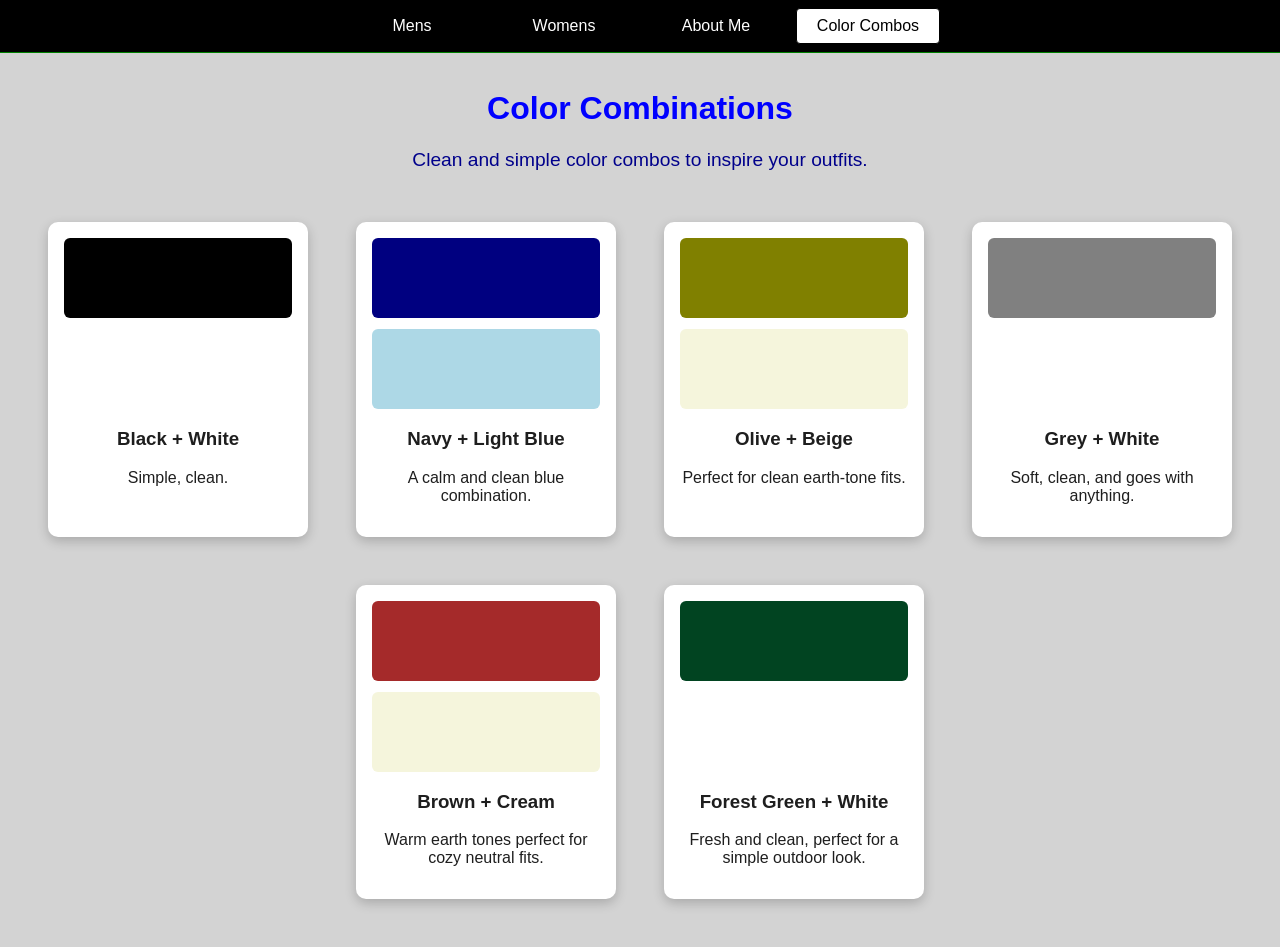
<file: page4.html>
<!DOCTYPE html>
<html lang="en">

<head>
  <title>Color Combos</title>
  <meta charset="UTF-8" />
  <meta name="viewport" content="width=device-width" />
  <meta name="description" content="Example to help you with color ways from top users">
  <link rel="stylesheet" href="styles.css" />
  <link rel="icon" type="image/x-icon" href="/images/favicon.png">
</head>

<body class="backgroundColorCombo">

  <nav>
    <a href="index.html">Mens</a>
    <a href="page2.html">Womens</a>
    <a href="page3.html">About Me</a>
    <a href="page4.html" aria-current="page">Color Combos</a>
  </nav>

  <main>
    <h1>Color Combinations</h1>
    <p style="font-size: 1.2rem; color: darkblue;">
      Clean and simple color combos to inspire your outfits.
    </p>

    <section class="colorGrid">

      <div class="colorCard">
        <div class="colorBox" style="background-color: black;"></div>
        <div class="colorBox" style="background-color: white;"></div>
        <h3>Black + White</h3>
        <p>Simple, clean.</p>
      </div>

      <div class="colorCard">
        <div class="colorBox" style="background-color: navy;"></div>
        <div class="colorBox" style="background-color: lightblue;"></div>
        <h3>Navy + Light Blue</h3>
        <p>A calm and clean blue combination.</p>
      </div>

      <div class="colorCard">
        <div class="colorBox" style="background-color: olive;"></div>
        <div class="colorBox" style="background-color: beige;"></div>
        <h3>Olive + Beige</h3>
        <p>Perfect for clean earth-tone fits.</p>
      </div>

      <div class="colorCard">
        <div class="colorBox" style="background-color: grey;"></div>
        <div class="colorBox" style="background-color: white;"></div>
        <h3>Grey + White</h3>
        <p>Soft, clean, and goes with anything.</p>
      </div>

      <div class="colorCard">
        <div class="colorBox" style="background-color: brown;"></div>
        <div class="colorBox" style="background-color: #F5F5DC;"></div>
        <h3>Brown + Cream</h3>
        <p>Warm earth tones perfect for cozy neutral fits.</p>
      </div>

      <div class="colorCard">
        <div class="colorBox" style="background-color: #014421;"></div>
        <div class="colorBox" style="background-color: white;"></div>
        <h3>Forest Green + White</h3>
        <p>Fresh and clean, perfect for a simple outdoor look.</p>
      </div>

    </section>
  </main>

</body>
</html>
</file>
<file: styles.css>
:root {
  --background-image: url(https://images.unsplash.com/photo-1562537769-16f5d5a1bbf4?auto=format&fit=crop&w=1500&q=80);
  --background-color: pink;
  --primary-color: #1e1e1e;
  --accent-color: blue;
  --nav-bg: #000000;
  --hover-color: #ff3b3b;
}

* {
  box-sizing: border-box;
}

body {
  margin: 0;
  font-family: Verdana, Geneva, Tahoma, sans-serif;
  color: var(--primary-color);
  background-color: var(--background-color);
  background-image: var(--background-image);
}


nav {
  display: flex;
  justify-content: center;
  flex-wrap: wrap;
  align-items: center;
  padding: 0.5rem;
  gap: 0.5rem;
  background-color: black;
  border-bottom: solid 1px green;
}

nav a {
  color: white;
  padding: 0.5rem 1.2rem;
  min-width: 9rem;
  border-radius: 4px;
  border: solid 1px black;
  text-align: center;
  text-decoration: none;
  transition: background-color 0.3s ease;
}

nav a:hover {
  background-color: blue;
}

nav a[aria-current="page"] {
  background-color: white;
  color: black;
}


main {
  padding: 1rem;
  text-align: center;
}

h1 {
  font-size: 2rem;
  color: blue;
}

h2 {
  color: var(--accent-color);
  margin-bottom: 2rem;
}

/* FLEX GRID FOR ITEMS */
.flex-grid {
  display: flex;
  flex-wrap: wrap;
  justify-content: center;
  gap: 7rem;
  padding: 2rem;
  width: 100%;
}


.item {
  background-color: lightgreen;
  border: 1px solid #ddd;
  border-radius: 10px;
  width: 420px;
  padding: 1rem;
  text-align: center;
  transition: transform 0.3s ease, box-shadow 0.3s ease;
}

.item:hover {
  transform: scale(1.03);
  box-shadow: 0 6px 12px blue;
}

.item h3 {
  font-size: 1.4rem;
  color: blue;
  margin-bottom: 0.8rem;
}


.item img {
  width: 100%;
  height: auto;
  border-radius: 6px;
  object-fit: cover;
  margin-top: 0.5rem;
}


.footer {
  padding: 1rem 2rem;
  display: flex;
  justify-content: space-between;
  align-items: center; 
  background-color: green;
  width: 100%;
  position: fixed;
  bottom: 0;
  box-sizing: border-box;
}

.footerlinks {
  display: flex;
  gap: 1rem; 
  flex-direction: row; 
  position: static; 
}

/* BACKGROUNDS */
.backgroundimage {
  background-image: url(https://encrypted-tbn0.gstatic.com/images?q=tbn:ANd9GcRZAtjExMmsKJNK_aUdEAtbZzBdiXQbMykiRw&s);
  background-repeat: no-repeat;
  background-size: cover;
  background-position: center;
}

.backgroundAboutMe {
  background-color: orange;
  background-size: cover;
}

.backgroundColorCombo {
  background-color: lightgrey;
  background-size: cover;
}

/* FORM STYLE */
.formStyle {
  display: flex;
  flex-direction: column;
  gap: 0.5rem;
  padding: 2rem;
  justify-content: center;
  align-items: center;
}

.inputRow {
  display: flex;
}
/* page 3*/
.aboutRow {
  display: flex;
  justify-content: center;
  align-items: flex-start;
  gap: 3rem;
  margin: 2rem auto;
}

.aboutCard {
  text-align: center;
  max-width: 420px;
}
.aboutFlex {
  display: flex;
  justify-content: center;
  gap: 3rem;
  margin: 2rem auto;
}

.aboutItem {
  background-color: lightyellow;
  padding: 1rem 2rem;
  border-radius: 8px;
  font-size: 1.4rem;
  font-weight: bold;
  color: darkblue;
  box-shadow: 0 4px 10px black;
}
.logo img {
  width: 120px;      
  display: block;
  margin: 20px auto;
} 


/* page 4 */
.colorGrid {
  display: flex;
  justify-content: center;
  flex-wrap: wrap;
  gap: 3rem;
  padding: 2rem;
}

.colorCard {
  background-color: white;
  width: 260px;
  padding: 1rem;
  border-radius: 10px;
  box-shadow: 0 4px 12px rgba(0,0,0,0.2);
  text-align: center;
  transition: transform 0.3s ease;
}

.colorCard:hover {
  transform: scale(1.05);
}

.colorBox {
  width: 100%;
  height: 80px;
  border-radius: 6px;
  margin-bottom: 0.7rem;
}
</file>
